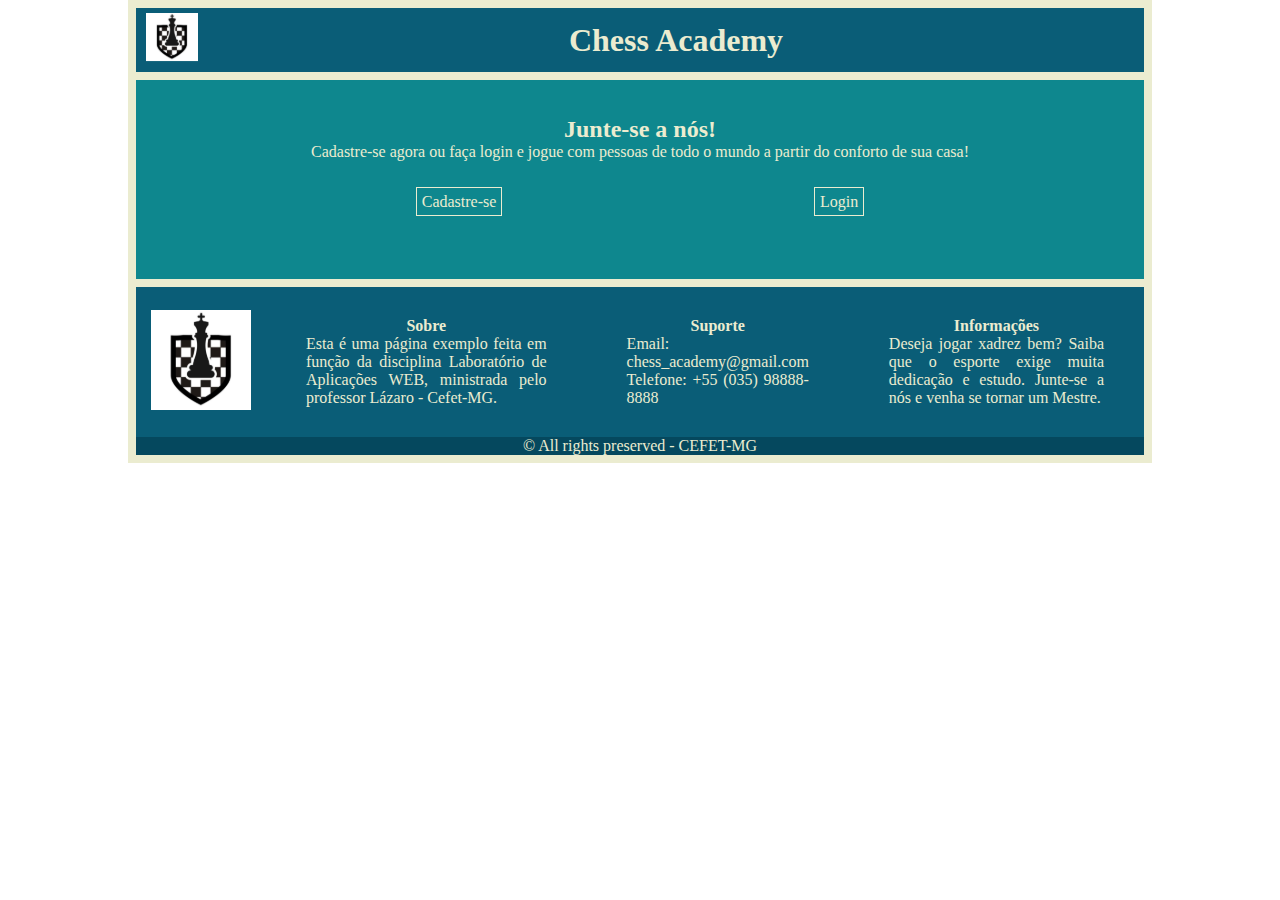
<file: index.html>
<!DOCTYPE html>
<html lang="en">
<head>
    <meta charset="UTF-8">
    <meta http-equiv="X-UA-Compatible" content="IE=edge">
    <meta name="viewport" content="width=device-width, initial-scale=1.0">
    <title>LAW1Class</title>
    <link href="./css/style_index.css" rel="stylesheet" />
</head>
<body class="container">
    <header>
        <picture>
            <img src="img/chess_logo_3 3 (2).svg" alt="Logo do site" />
        </picture>
        <h1>Chess Academy</h1>

    </header>
    <main>
        <section>
            <br /><br />
            <h2>Junte-se a nós!</h2>
            <p>Cadastre-se agora ou faça login e jogue com pessoas de todo o 
                mundo a partir do conforto de sua casa!</p>
        </section>
        <nav>
            <ul>
                <li>
                    <a href="cadastro.html">Cadastre-se</a>
                </li>
                <li>
                    <a href="login.html">Login</a>
                </li>
            </ul>
        </nav>
        <br /><br />
    </main>
    <footer>
        <picture>
            <img src="img/logo_menor.svg" alt="Logo do site" />
        </picture>
        <section>
            <h4>Sobre</h4>
            <p>Esta é uma página exemplo feita em função da disciplina 
                Laboratório de Aplicações WEB, ministrada pelo professor 
                Lázaro - Cefet-MG.</p>
        </section>
        <section>
            <h4>Suporte</h4>
            <p>Email: chess_academy@gmail.com
                Telefone: +55 (035) 98888-8888</p>
        </section>
        <section>
            <h4>Informações</h4>
            <p>Deseja jogar xadrez bem? Saiba que o esporte exige muita 
                dedicação e estudo. Junte-se a nós e venha se tornar um 
                Mestre. </p>
        </section> 
        <br /><br />    
    </footer>
    <div class="div_footer">&copy; All rights preserved - CEFET-MG</div>
</body>
</html
</file>
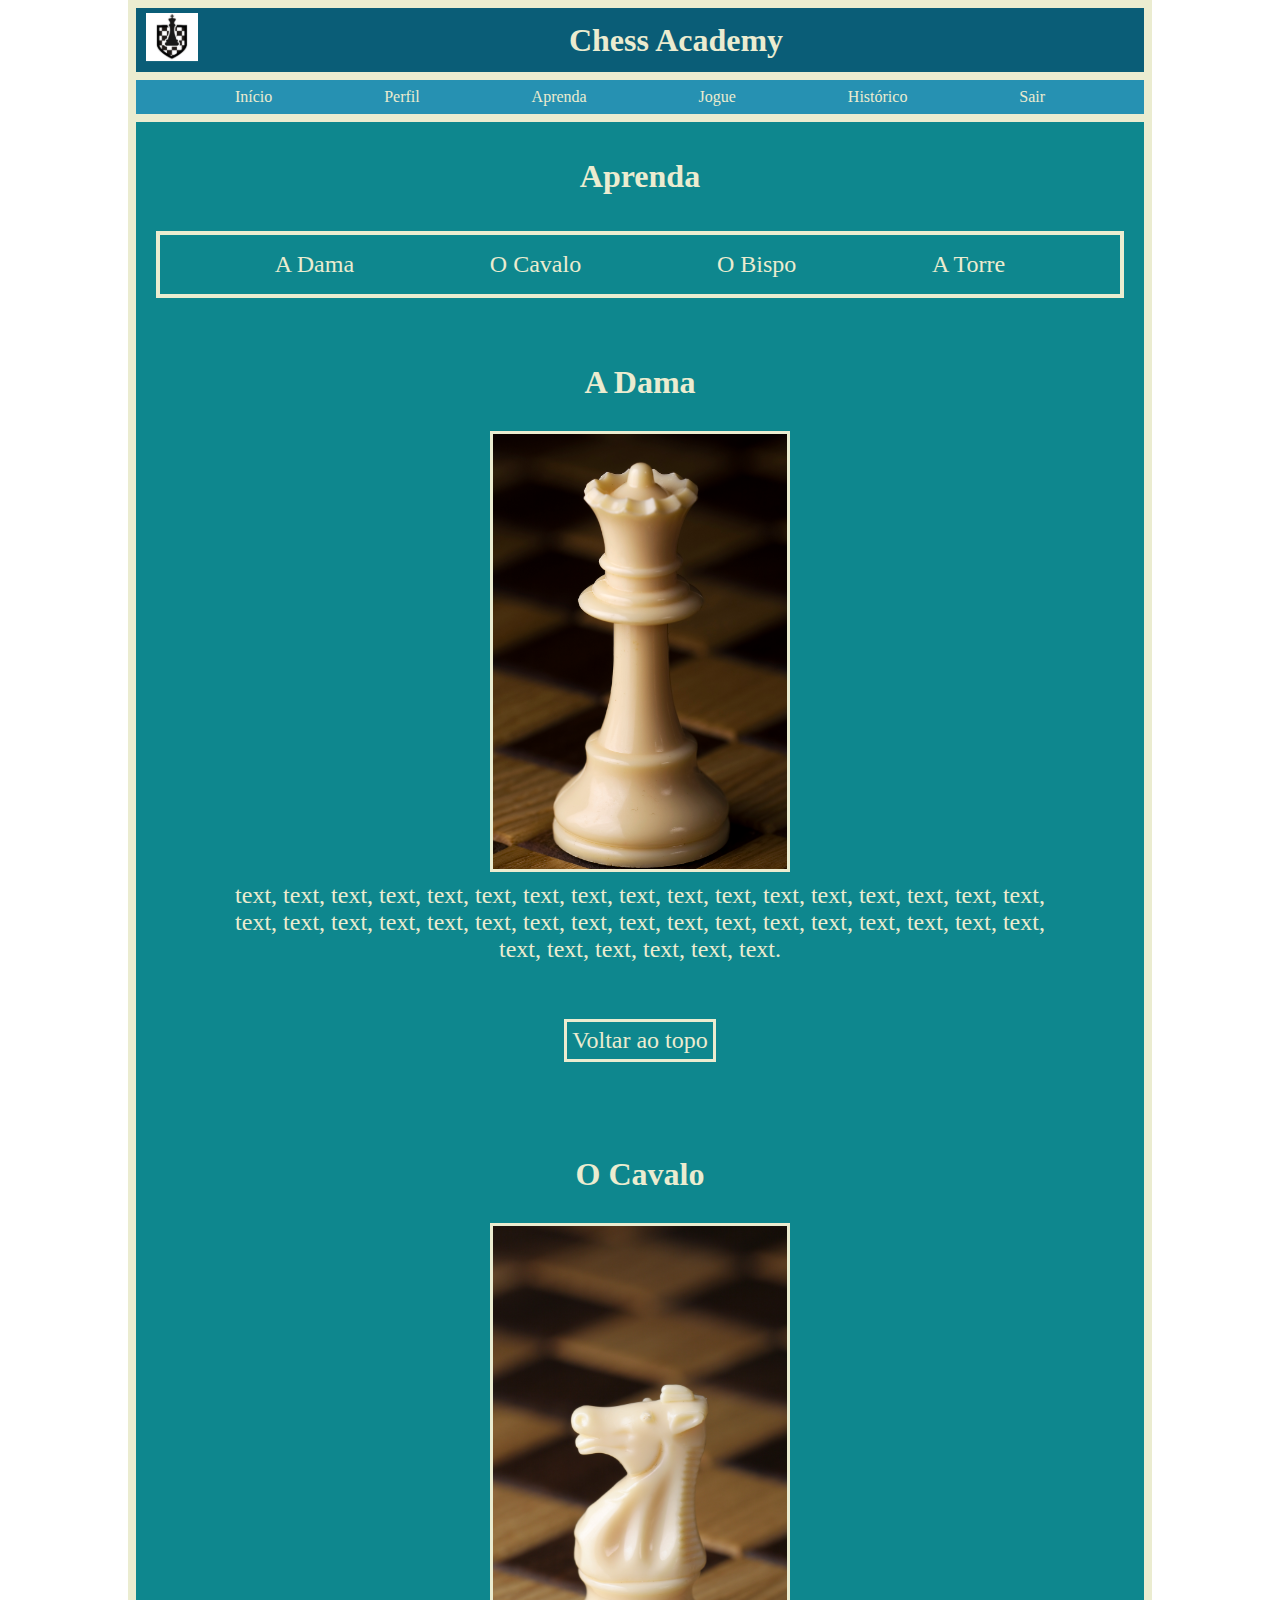
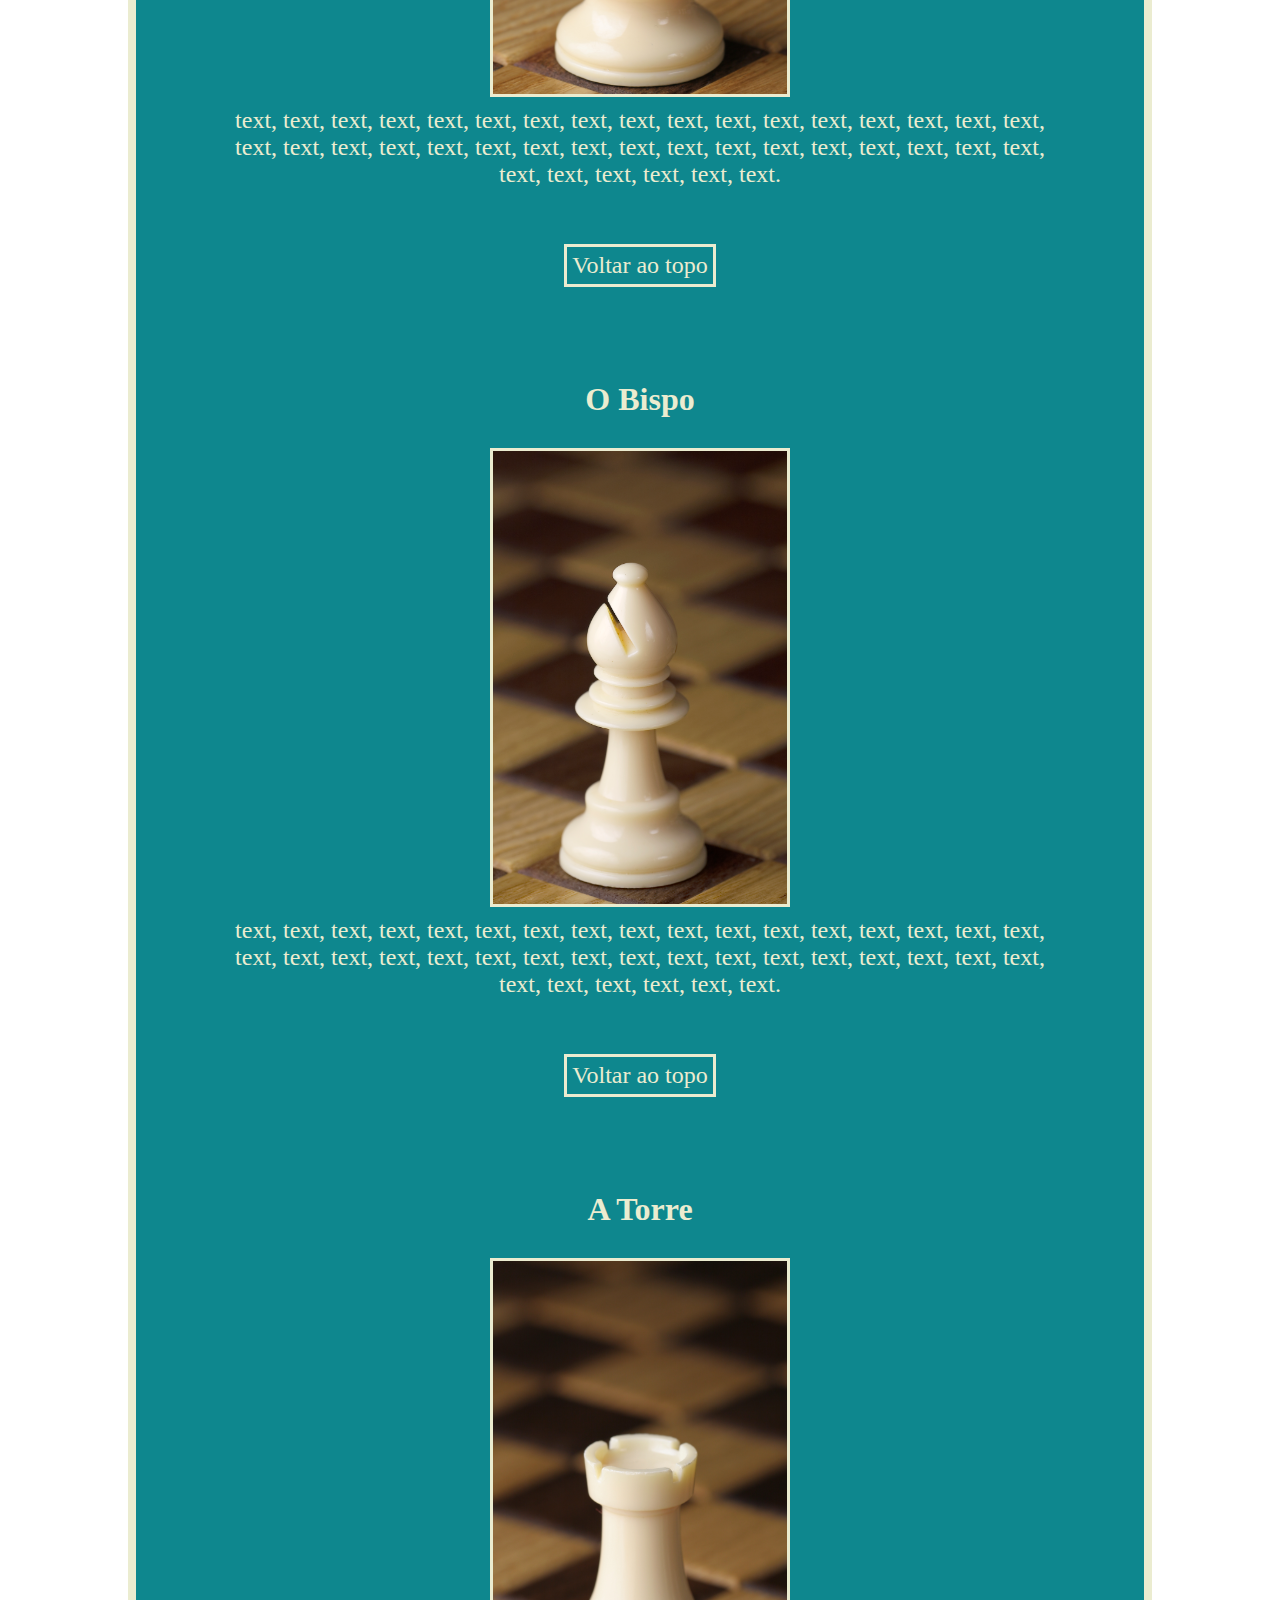
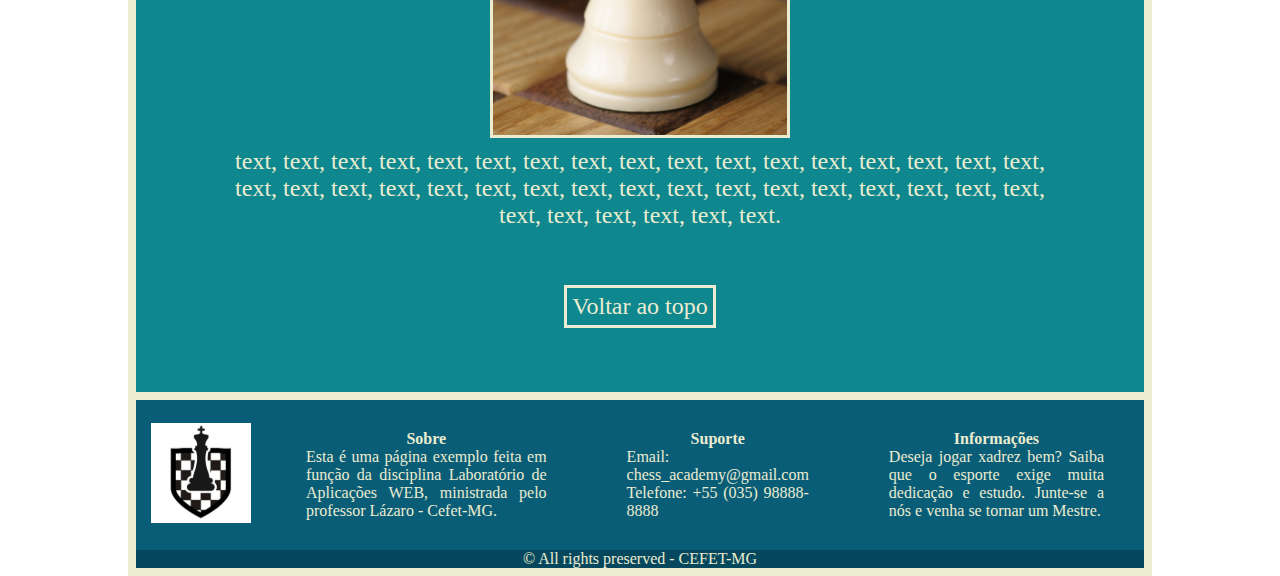
<file: aprenda.html>
<!DOCTYPE html>
<html lang="en">
<head>
    <meta charset="UTF-8">
    <meta http-equiv="X-UA-Compatible" content="IE=edge">
    <meta name="viewport" content="width=device-width, initial-scale=1.0">
    <title>LAW1Class</title>
    <link href="./css/style_aprenda.css" rel="stylesheet" />
</head>
<body id="topo" class="container">
    <header>
        <picture>
            <img src="img/chess_logo_3 3 (2).svg" alt="Logo do site" />
        </picture>
        <h1>Chess Academy</h1>

    </header>
    <nav>
        <ul>
            <li>
                <a href="inicio.html">Início</a>
            </li>
            <li>
                <a href="perfil.html">Perfil</a>
            </li>
            <li>
                <a href="aprenda.html">Aprenda</a>
            </li>
            <li>
                <a href="jogue_procura.html">Jogue</a>
            </li>
            <li>
                <a href="historico.html">Histórico</a>
            </li>
            <li>
                <a href="index.html">Sair</a>
            </li>
        </ul>
    </nav>
    <main>
        <section>
            <br /><br />
            <h2>Aprenda</h2>
            <br /><br />
        </section>
        <nav>
            <ul>
                <li>
                  <a href="#a1">A Dama</a>
                </li>
                <li>
                  <a href="#a2">O Cavalo</a>
                </li>
                <li>
                  <a href="#a3">O Bispo</a>
                </li>
                <li>
                  <a href="#a4">A Torre</a>
                  </li>
            </ul>
        </nav>
        
        <br /><br />  
        <section>
            <h3 id="a1">A Dama</h3>
            <img src="img/dama 1.svg" alt="Dama"/>
            <p>text, text, text, text, text, text, text, text, 
                text, text, text, text, text, text, text, text, 
                text, text, text, text, text, text, text, text,  
                text, text, text, text, text, text, text, text, 
                text, text, text, text, text, text, text, text.</p>
            <br /><br />
            <a href="#topo">Voltar ao topo</a>
        </section>
        <br /><br /><br />
        <section>
            <h3 id="a2">O Cavalo</h3>
            <img src="img/cavalo 1.svg" alt="Cavalo"/>
            <p>text, text, text, text, text, text, text, text, 
                text, text, text, text, text, text, text, text, 
                text, text, text, text, text, text, text, text,  
                text, text, text, text, text, text, text, text, 
                text, text, text, text, text, text, text, text.</p>
            <br /><br />
            <a href="#topo">Voltar ao topo</a>
        </section>
        <br /><br /><br />
        <section>
            <h3 id="a3">O Bispo</h3>
            <img src="img/bispo 1.svg" alt="Bispo"/>
            <p>text, text, text, text, text, text, text, text, 
                text, text, text, text, text, text, text, text, 
                text, text, text, text, text, text, text, text,  
                text, text, text, text, text, text, text, text, 
                text, text, text, text, text, text, text, text.</p>
            <br /><br />
            <a href="#topo">Voltar ao topo</a>
        </section>
        <br /><br /><br />
        <section>
            <h3 id="a4">A Torre</h3>
            <img src="img/torre 1.svg" alt="Torre"/>
            <p>text, text, text, text, text, text, text, text, 
                text, text, text, text, text, text, text, text, 
                text, text, text, text, text, text, text, text,  
                text, text, text, text, text, text, text, text, 
                text, text, text, text, text, text, text, text.</p>
            <br /><br />
            <a href="#topo">Voltar ao topo</a>
        </section>
        <br /><br /><br />
    </main>
    <footer>
        <picture>
            <img src="img/logo_menor.svg" alt="Logo do site" />
        </picture>
        <section>
            <h4>Sobre</h4>
            <p>Esta é uma página exemplo feita em função da disciplina 
                Laboratório de Aplicações WEB, ministrada pelo professor 
                Lázaro - Cefet-MG.</p>
        </section>
        <section>
            <h4>Suporte</h4>
            <p>Email: chess_academy@gmail.com
                Telefone: +55 (035) 98888-8888</p>
        </section>
        <section>
            <h4>Informações</h4>
            <p>Deseja jogar xadrez bem? Saiba que o esporte exige muita 
                dedicação e estudo. Junte-se a nós e venha se tornar um 
                Mestre. </p>
        </section>
        <br /><br /> 
    </footer>
    <div class="div_footer" >&copy; All rights preserved - CEFET-MG</div> 
</body>
</html
</file>
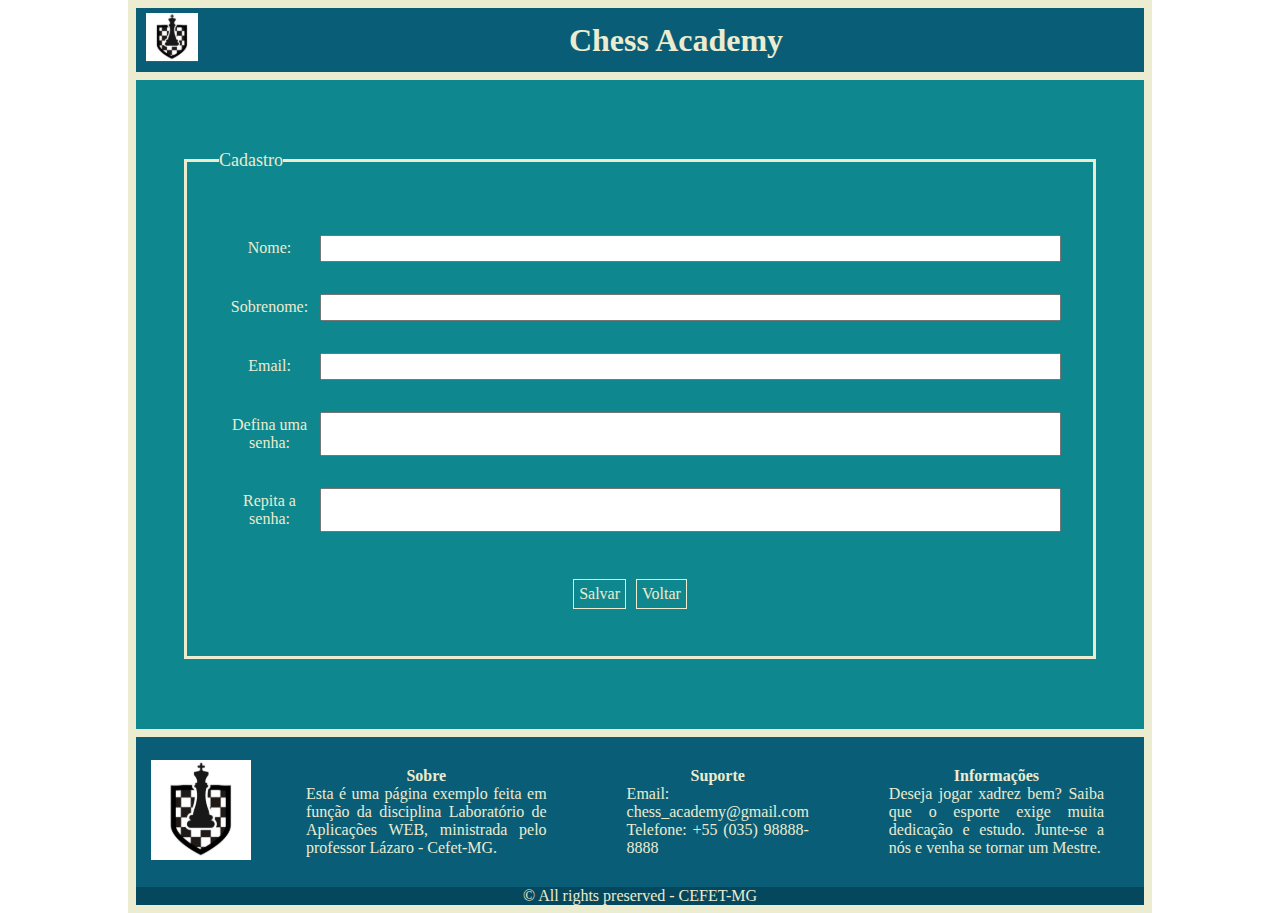
<file: cadastro.html>
<!DOCTYPE html>
<html lang="en">
<head>
    <meta charset="UTF-8">
    <meta http-equiv="X-UA-Compatible" content="IE=edge">
    <meta name="viewport" content="width=device-width, initial-scale=1.0">
    <title>LAW1Class</title>
    <link href="./css/style_cadastro_login.css" rel="stylesheet" />
</head>
<body class="container">
    <header>
        <picture>
            <img src="img/chess_logo_3 3 (2).svg" alt="Logo do site" />
        </picture>
        <h1>Chess Academy</h1>

    </header>
    <main>
        <br /><br /><br />
        <form method="POST" action="" enctype="multipart/form-data">
            <fieldset>
                <legend>Cadastro</legend>

                <div>
                    <label>Nome: </label>
                    <input type="text" name="nome" required/>
                </div>
                <div>
                    <label>Sobrenome: </label>
                    <input type="text" name="sobrenome" required/>
                </div>
                <div>
                    <label>Email: </label>
                    <input type="email" name="email" required />
                </div>
                <div>
                    <label>Defina uma senha: </label>
                    <input type="password" required />
                </div>
                <div>
                    <label>Repita a senha: </label>
                    <input type="password" required />
                </div>

                <section>
                    <a href="index.html">Salvar</a>
                    <a href="index.html">Voltar</a>
                <section>

            </fieldset>
        </form>
        <br /><br /><br />
        
    </main>
    <footer>
        <picture>
            <img src="img/logo_menor.svg" alt="Logo do site" />
        </picture>
        <section>
            <h4>Sobre</h4>
            <p>Esta é uma página exemplo feita em função da disciplina 
                Laboratório de Aplicações WEB, ministrada pelo professor 
                Lázaro - Cefet-MG.</p>
        </section>
        <section>
            <h4>Suporte</h4>
            <p>Email: chess_academy@gmail.com
                Telefone: +55 (035) 98888-8888</p>
        </section>
        <section>
            <h4>Informações</h4>
            <p>Deseja jogar xadrez bem? Saiba que o esporte exige muita 
                dedicação e estudo. Junte-se a nós e venha se tornar um 
                Mestre. </p>
        </section> 
        <br /><br />    
    </footer>
    <div class="div_footer" >&copy; All rights preserved - CEFET-MG</div>
</body>
</html
</file>
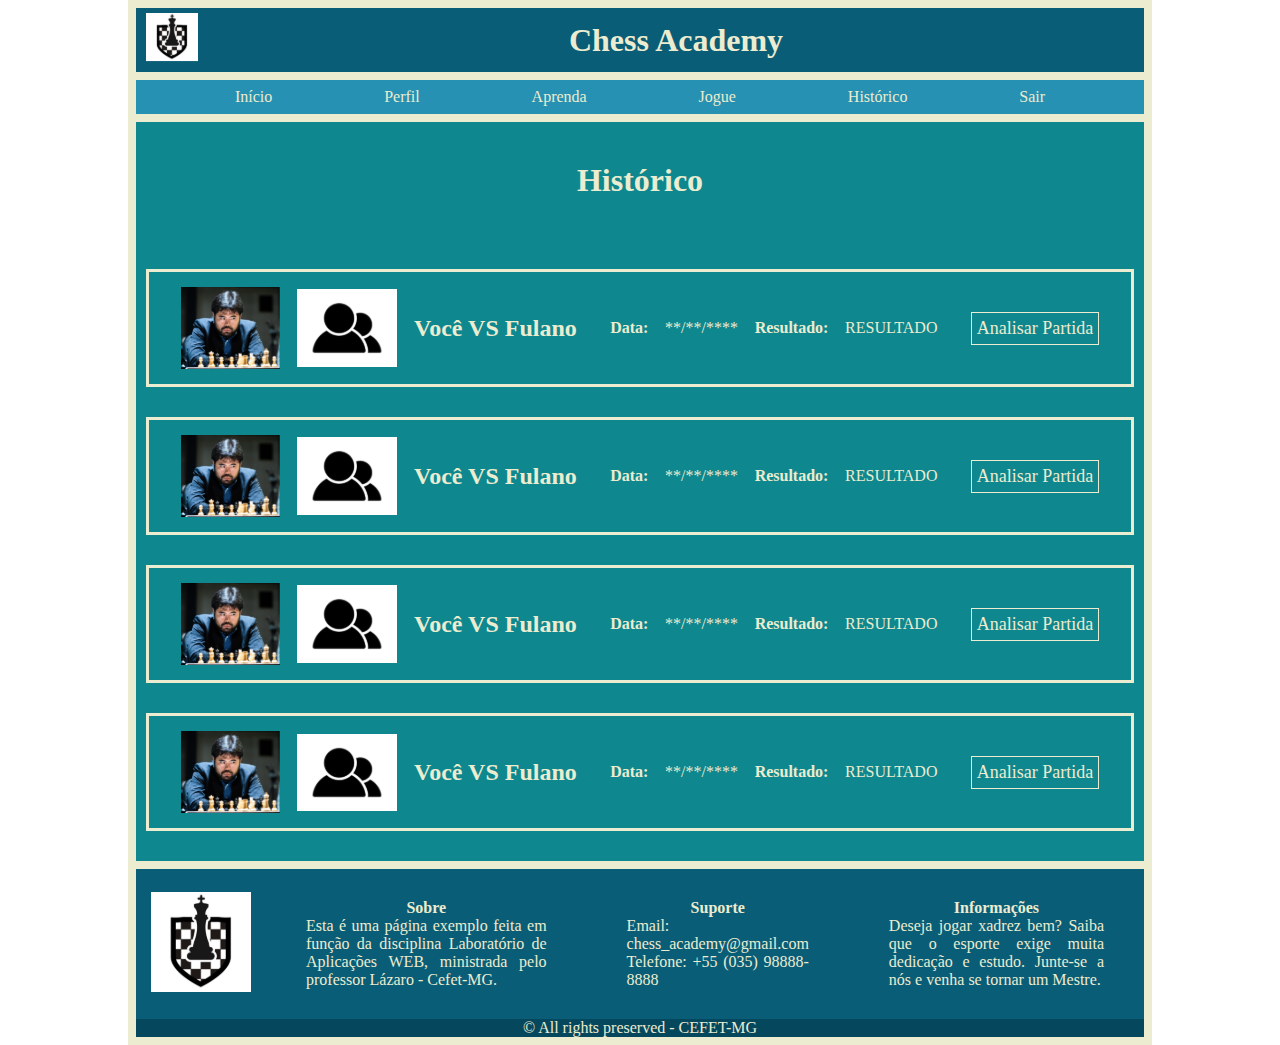
<file: historico.html>
<!DOCTYPE html>
<html lang="en">
<head>
    <meta charset="UTF-8">
    <meta http-equiv="X-UA-Compatible" content="IE=edge">
    <meta name="viewport" content="width=device-width, initial-scale=1.0">
    <title>LAW1Class</title>
    <link href="./css/style_historico.css" rel="stylesheet" />
</head>
<body class="container">
    <header>
        <picture>
            <img src="img/chess_logo_3 3 (2).svg" alt="Logo do site" />
        </picture>
        <h1>Chess Academy</h1>

    </header>
    <nav>
        <ul>
            <li>
                <a href="inicio.html">Início</a>
            </li>
            <li>
                <a href="perfil.html">Perfil</a>
            </li>
            <li>
                <a href="aprenda.html">Aprenda</a>
            </li>
            <li>
                <a href="jogue_procura.html">Jogue</a>
            </li>
            <li>
                <a href="historico.html">Histórico</a>
            </li>
            <li>
                <a href="index.html">Sair</a>
            </li>
        </ul>
    </nav>
    <main>
    
        <h2>Histórico</h2>

        <section>
            <br /><br />
            <img src="img/nakamura 1.svg" alt="sua foto" />
            <img src="img/user_4 3.svg" alt="foto do adversário" />
            <h3>Você VS Fulano</h3> <br />
            <h4>Data: </h4>
            <p>**/**/****</p>
            <h4>Resultado: </h4>
            <p>RESULTADO</p> <br />
            <div>
                <p>Analisar Partida</p>
            </div>
            <br /><br /><br /><br />
        </section>
        <section>
            <br /><br />
            <img src="img/nakamura 1.svg" alt="sua foto" />
            <img src="img/user_4 3.svg" alt="foto do adversário" />
            <h3>Você VS Fulano</h3> <br />
            <h4>Data: </h4>
            <p>**/**/****</p>
            <h4>Resultado: </h4>
            <p>RESULTADO</p> <br />
            <div>
                <p>Analisar Partida</p>
            </div>
            <br /><br /><br /><br />
        </section>
        <section>
            <br /><br />
            <img src="img/nakamura 1.svg" alt="sua foto" />
            <img src="img/user_4 3.svg" alt="foto do adversário" />
            <h3>Você VS Fulano</h3> <br />
            <h4>Data: </h4>
            <p>**/**/****</p>
            <h4>Resultado: </h4>
            <p>RESULTADO</p> <br />
            <div>
                <p>Analisar Partida</p>
            </div>
            <br /><br /><br /><br />
        </section>
        <section>
            <br /><br />
            <img src="img/nakamura 1.svg" alt="sua foto" />
            <img src="img/user_4 3.svg" alt="foto do adversário" />
            <h3>Você VS Fulano</h3> <br />
            <h4>Data: </h4>
            <p>**/**/****</p>
            <h4>Resultado: </h4>
            <p>RESULTADO</p> <br />
            <div>
                <p>Analisar Partida</p>
            </div>
            <br /><br /><br /><br />
        </section>
    </main>
    <footer>
        <picture>
            <img src="img/logo_menor.svg" alt="Logo do site" />
        </picture>
        <section>
            <h4>Sobre</h4>
            <p>Esta é uma página exemplo feita em função da disciplina 
                Laboratório de Aplicações WEB, ministrada pelo professor 
                Lázaro - Cefet-MG.</p>
        </section>
        <section>
            <h4>Suporte</h4>
            <p>Email: chess_academy@gmail.com
                Telefone: +55 (035) 98888-8888</p>
        </section>
        <section>
            <h4>Informações</h4>
            <p>Deseja jogar xadrez bem? Saiba que o esporte exige muita 
                dedicação e estudo. Junte-se a nós e venha se tornar um 
                Mestre. </p>
        </section>
        <br /><br /> 
    </footer>
    <div class="div_footer" >&copy; All rights preserved - CEFET-MG</div> 
</body>
</html
</file>
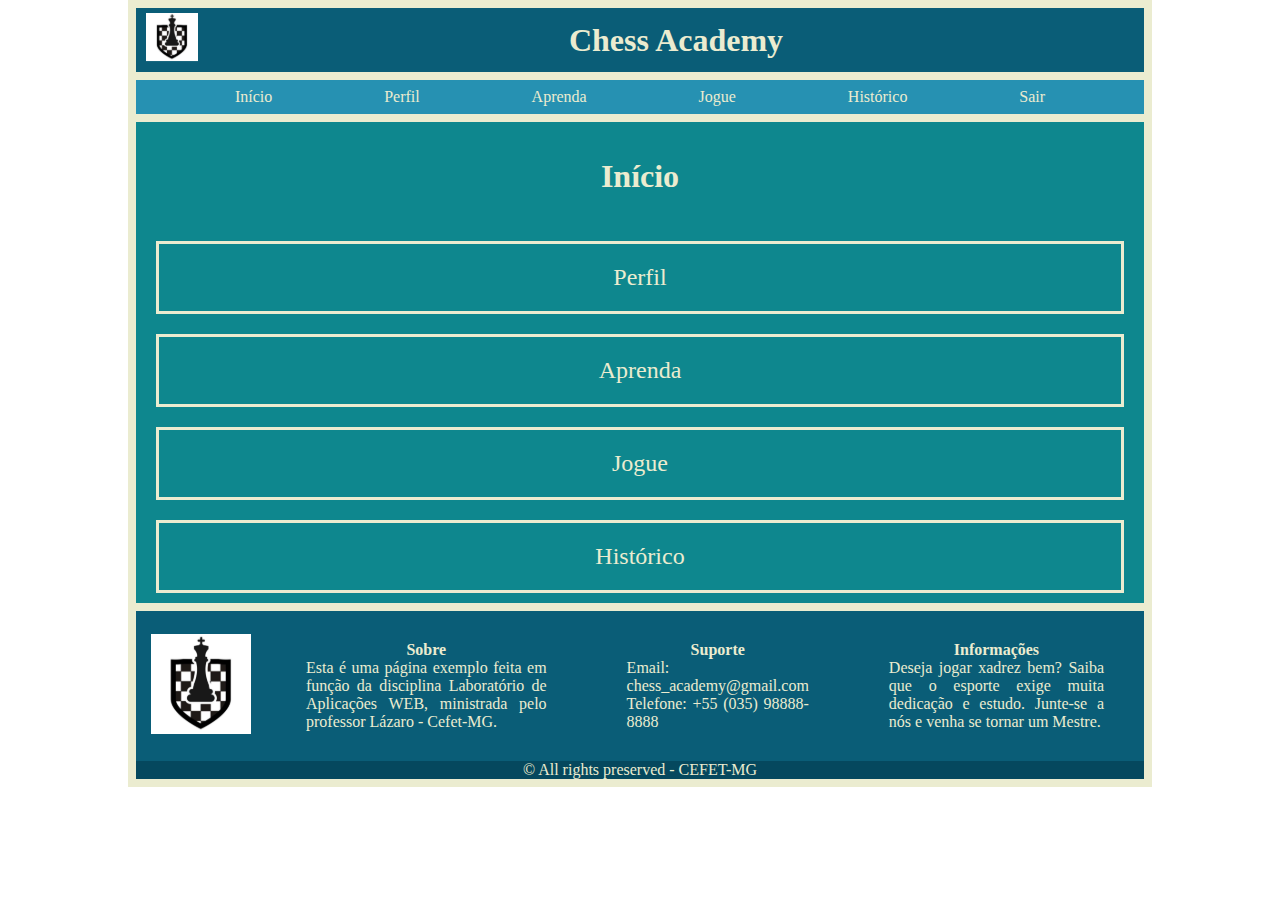
<file: inicio.html>
<!DOCTYPE html>
<html lang="en">
<head>
    <meta charset="UTF-8">
    <meta http-equiv="X-UA-Compatible" content="IE=edge">
    <meta name="viewport" content="width=device-width, initial-scale=1.0">
    <title>LAW1Class</title>
    <link href="./css/style_inicio.css" rel="stylesheet" />
</head>
<body class="container">
    <header>
        <picture>
            <img src="img/chess_logo_3 3 (2).svg" alt="Logo do site" />
        </picture>
        <h1>Chess Academy</h1>

    </header>
    <nav>
        <ul>
            <li>
                <a href="inicio.html">Início</a>
            </li>
            <li>
                <a href="perfil.html">Perfil</a>
            </li>
            <li>
                <a href="aprenda.html">Aprenda</a>
            </li>
            <li>
                <a href="jogue_procura.html">Jogue</a>
            </li>
            <li>
                <a href="historico.html">Histórico</a>
            </li>
            <li>
                <a href="index.html">Sair</a>
            </li>
        </ul>
    </nav>
    <main>
        <section>
            <br /><br />
            <h2>Início</h2>
            <br /><br />
        </section>
        <section>
            <a href="perfil.html">Perfil</a>
        </section>

        <section>
            <a href="aprenda.html">Aprenda</a>
        </section>

        <section>
            <a href="jogue_procura.html">Jogue</a>
        </section>

        <section>
            <a href="historico.html">Histórico</a>
        </section>

    </main>
    <footer>
        <picture>
            <img src="img/logo_menor.svg" alt="Logo do site" />
        </picture>
        <section>
            <h4>Sobre</h4>
            <p>Esta é uma página exemplo feita em função da disciplina 
                Laboratório de Aplicações WEB, ministrada pelo professor 
                Lázaro - Cefet-MG.</p>
        </section>
        <section>
            <h4>Suporte</h4>
            <p>Email: chess_academy@gmail.com
                Telefone: +55 (035) 98888-8888</p>
        </section>
        <section>
            <h4>Informações</h4>
            <p>Deseja jogar xadrez bem? Saiba que o esporte exige muita 
                dedicação e estudo. Junte-se a nós e venha se tornar um 
                Mestre. </p>
        </section>
        <br /><br /> 
    </footer>
    <div class="div_footer" >&copy; All rights preserved - CEFET-MG</div> 
</body>
</html
</file>
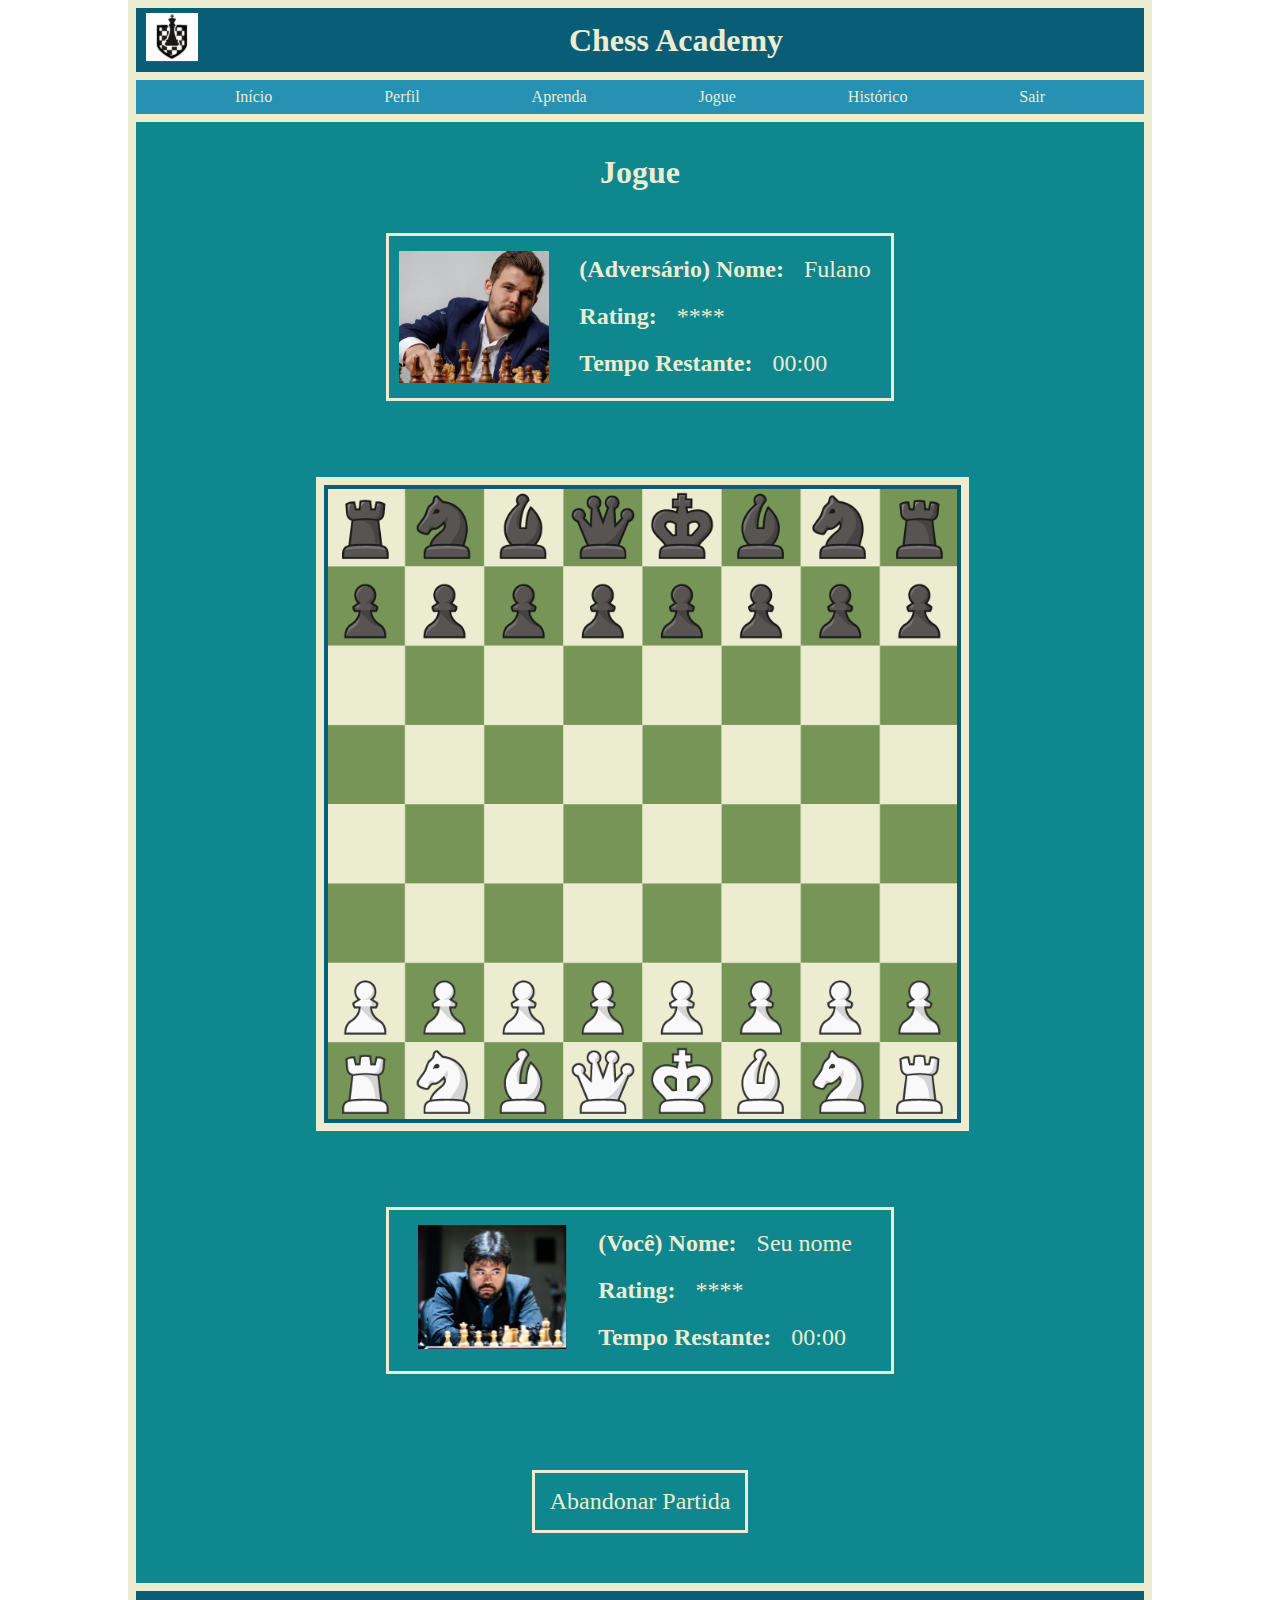
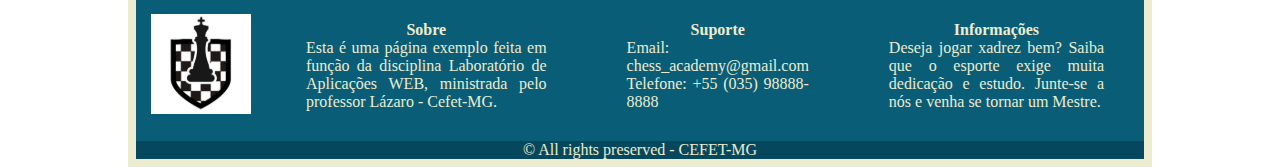
<file: jogue.html>
<!DOCTYPE html>
<html lang="en">
<head>
    <meta charset="UTF-8">
    <meta http-equiv="X-UA-Compatible" content="IE=edge">
    <meta name="viewport" content="width=device-width, initial-scale=1.0">
    <title>LAW1Class</title>
    <link href="./css/style_jogue.css" rel="stylesheet" />
</head>
<body class="container">
    <header>
        <picture>
            <img src="img/chess_logo_3 3 (2).svg" alt="Logo do site" />
        </picture>
        <h1>Chess Academy</h1>

    </header>
    <nav>
        <ul>
            <li>
                <a href="inicio.html">Início</a>
            </li>
            <li>
                <a href="perfil.html">Perfil</a>
            </li>
            <li>
                <a href="aprenda.html">Aprenda</a>
            </li>
            <li>
                <a href="jogue.html">Jogue</a>
            </li>
            <li>
                <a href="historico.html">Histórico</a>
            </li>
            <li>
                <a href="index.html">Sair</a>
            </li>
        </ul>
    </nav>
    <main>
        
        <h2>Jogue</h2>

        <section>
            <section> 
                <img src="img/carlsen 1.svg" alt="" />
            </section>
            <section>
                <div>
                    <h5>(Adversário) Nome:</h5>
                    <p>Fulano</p>
                </div>
                <div>
                    <h5>Rating:</h5>
                    <p>****</p>
                </div>
                <div>
                    <h5>Tempo Restante:</h5>
                    <p>00:00</p>
                </div>
            </section>       
        </section>
        <br /><br />
        <picture>
            <img src="img/chess_board 1.svg" alt="" />
        </picture> 
        <br /><br />
        <section>
            <section> 
                <img src="img/nakamura 1.svg" alt="" />
            </section>
            <section>
                <div>
                    <h5>(Você) Nome:</h5>
                    <p>Seu nome</p>
                </div>
                <div>
                    <h5>Rating:</h5>
                    <p>****</p>
                </div>
                <div>
                    <h5>Tempo Restante:</h5>
                    <p>00:00</p>
                </div>
            </section>       
        </section>
        <br /><br />
        <div>   
            <a href="inicio.html">Abandonar Partida</a>
        </div>
    </main>
    <footer>
        <picture>
            <img src="img/logo_menor.svg" alt="Logo do site" />
        </picture>
        <section>
            <h4>Sobre</h4>
            <p>Esta é uma página exemplo feita em função da disciplina 
                Laboratório de Aplicações WEB, ministrada pelo professor 
                Lázaro - Cefet-MG.</p>
        </section>
        <section>
            <h4>Suporte</h4>
            <p>Email: chess_academy@gmail.com
                Telefone: +55 (035) 98888-8888</p>
        </section>
        <section>
            <h4>Informações</h4>
            <p>Deseja jogar xadrez bem? Saiba que o esporte exige muita 
                dedicação e estudo. Junte-se a nós e venha se tornar um 
                Mestre. </p>
        </section>
        <br /><br />
    </footer>
    <div class="div_footer" >&copy; All rights preserved - CEFET-MG</div>  
</body>
</html
</file>
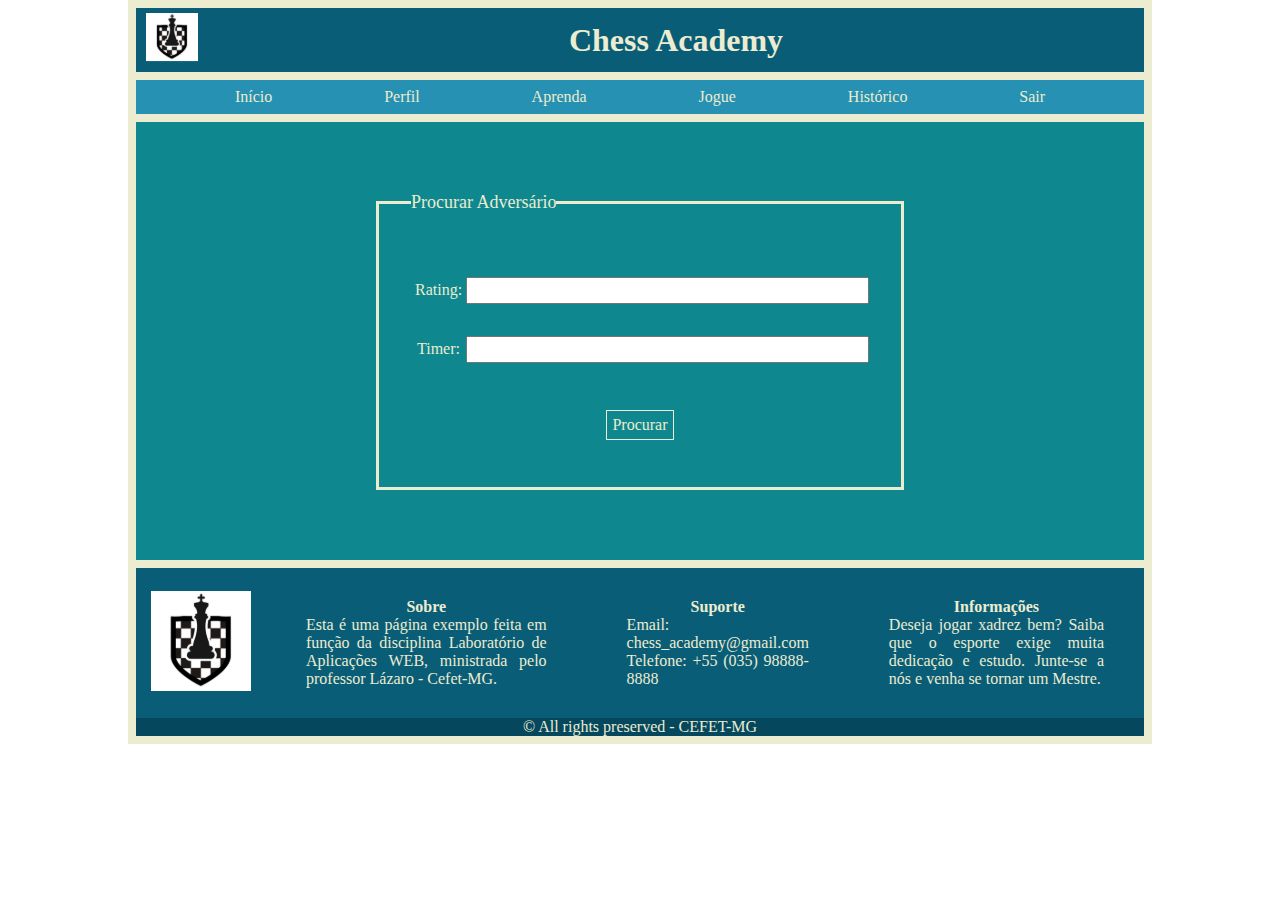
<file: jogue_procura.html>
<!DOCTYPE html>
<html lang="en">
<head>
    <meta charset="UTF-8">
    <meta http-equiv="X-UA-Compatible" content="IE=edge">
    <meta name="viewport" content="width=device-width, initial-scale=1.0">
    <title>LAW1Class</title>
    <link href="./css/style_procura_jogador.css" rel="stylesheet" />
</head>
<body class="container">
    <header>
        <picture>
            <img src="img/chess_logo_3 3 (2).svg" alt="Logo do site" />
        </picture>
        <h1>Chess Academy</h1>

    </header>
    <nav>
        <ul>
            <li>
                <a href="inicio.html">Início</a>
            </li>
            <li>
                <a href="perfil.html">Perfil</a>
            </li>
            <li>
                <a href="aprenda.html">Aprenda</a>
            </li>
            <li>
                <a href="jogue_procura.html">Jogue</a>
            </li>
            <li>
                <a href="historico.html">Histórico</a>
            </li>
            <li>
                <a href="index.html">Sair</a>
            </li>
        </ul>
    </nav>
    <main>
        <br /><br /><br />
        <form method="POST" action="" enctype="multipart/form-data">
            <fieldset>
                <legend>Procurar Adversário</legend>

                <div>
                    <label>Rating: </label>
                <input type="number" name="adversarioRating" required/>
                </div>
                <div>
                    <label>Timer: </label>
                    <input type="number" name="tempoPartida" required/>
                </div>
                <section>
                    <a href="jogue.html">Procurar</a>
                </section>

            </fieldset>
        </form>
        <br /><br /><br />
        
    </main>
    <footer>
        <picture>
            <img src="img/logo_menor.svg" alt="Logo do site" />
        </picture>
        <section>
            <h4>Sobre</h4>
            <p>Esta é uma página exemplo feita em função da disciplina 
                Laboratório de Aplicações WEB, ministrada pelo professor 
                Lázaro - Cefet-MG.</p>
        </section>
        <section>
            <h4>Suporte</h4>
            <p>Email: chess_academy@gmail.com
                Telefone: +55 (035) 98888-8888</p>
        </section>
        <section>
            <h4>Informações</h4>
            <p>Deseja jogar xadrez bem? Saiba que o esporte exige muita 
                dedicação e estudo. Junte-se a nós e venha se tornar um 
                Mestre. </p>
        </section> 
        <br /><br /> 
    </footer>
    <div class="div_footer" >&copy; All rights preserved - CEFET-MG</div>
</body>
</html
</file>
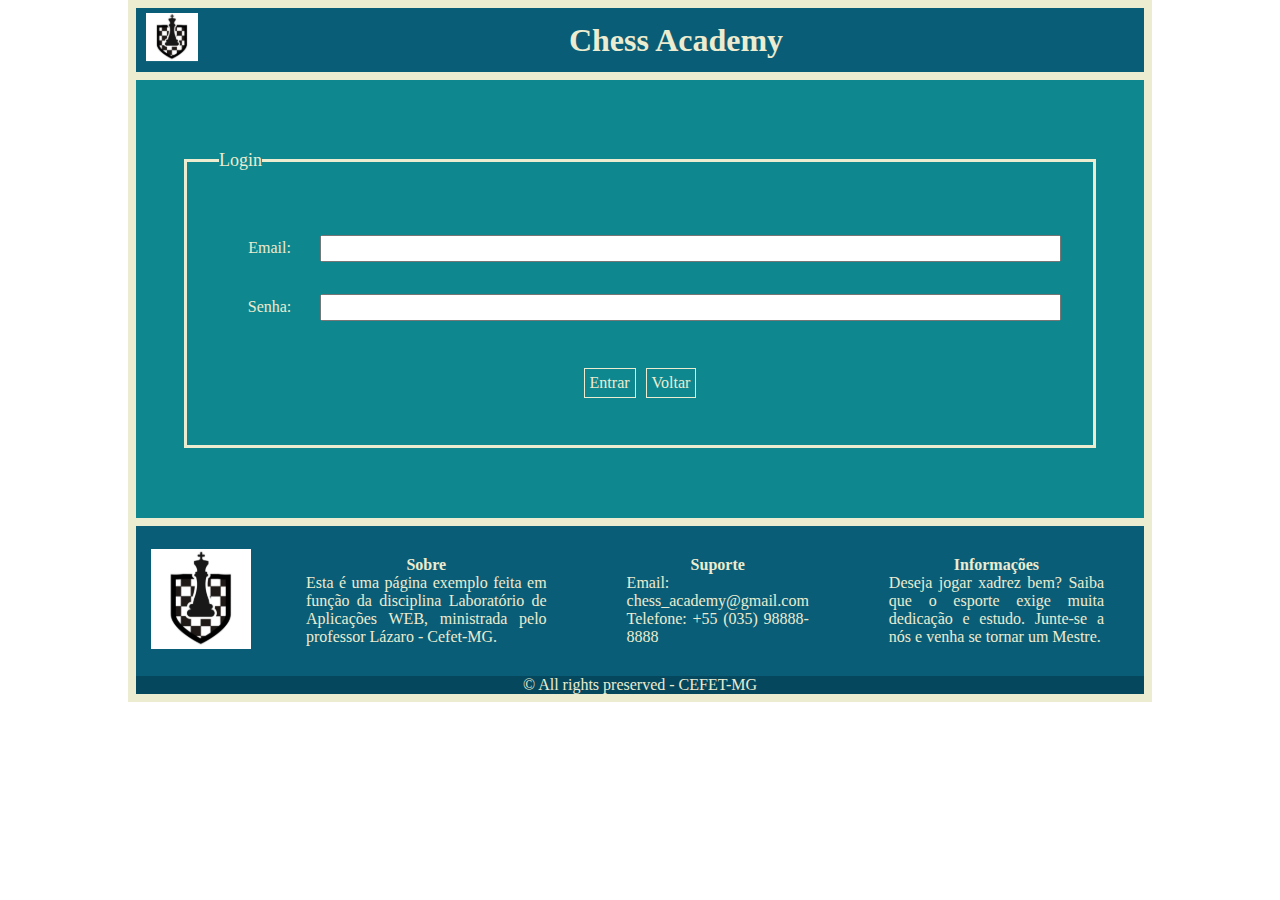
<file: login.html>
<!DOCTYPE html>
<html lang="en">
<head>
    <meta charset="UTF-8">
    <meta http-equiv="X-UA-Compatible" content="IE=edge">
    <meta name="viewport" content="width=device-width, initial-scale=1.0">
    <title>LAW1Class</title>
    <link href="./css/style_cadastro_login.css" rel="stylesheet" />
</head>
<body class="container">
    <header>
        <picture>
            <img src="img/chess_logo_3 3 (2).svg" alt="Logo do site" />
        </picture>
        <h1>Chess Academy</h1>

    </header>
    <main>
        <br /><br /><br />
        <form method="POST" action="" enctype="multipart/form-data">
            <fieldset>
                <legend>Login</legend>

                <div>
                    <label>Email: </label>
                    <input type="email" name="email" required /> 
                </div>
                <div>
                    <label>Senha: </label>
                    <input type="password" required />
                </div>

                <section>
                    <a href="inicio.html">Entrar</a>
                <a href="index.html">Voltar</a>
                </section>
                
            </fieldset>
        </form>
        <br /><br /><br />
        
    </main>
    <footer>
        <picture>
            <img src="img/logo_menor.svg" alt="Logo do site" />
        </picture>
        <section>
            <h4>Sobre</h4>
            <p>Esta é uma página exemplo feita em função da disciplina 
                Laboratório de Aplicações WEB, ministrada pelo professor 
                Lázaro - Cefet-MG.</p>
        </section>
        <section>
            <h4>Suporte</h4>
            <p>Email: chess_academy@gmail.com
                Telefone: +55 (035) 98888-8888</p>
        </section>
        <section>
            <h4>Informações</h4>
            <p>Deseja jogar xadrez bem? Saiba que o esporte exige muita 
                dedicação e estudo. Junte-se a nós e venha se tornar um 
                Mestre. </p>
        </section> 
        <br /><br />
    </footer>
    <div class="div_footer" >&copy; All rights preserved - CEFET-MG</div> 
</body>
</html
</file>
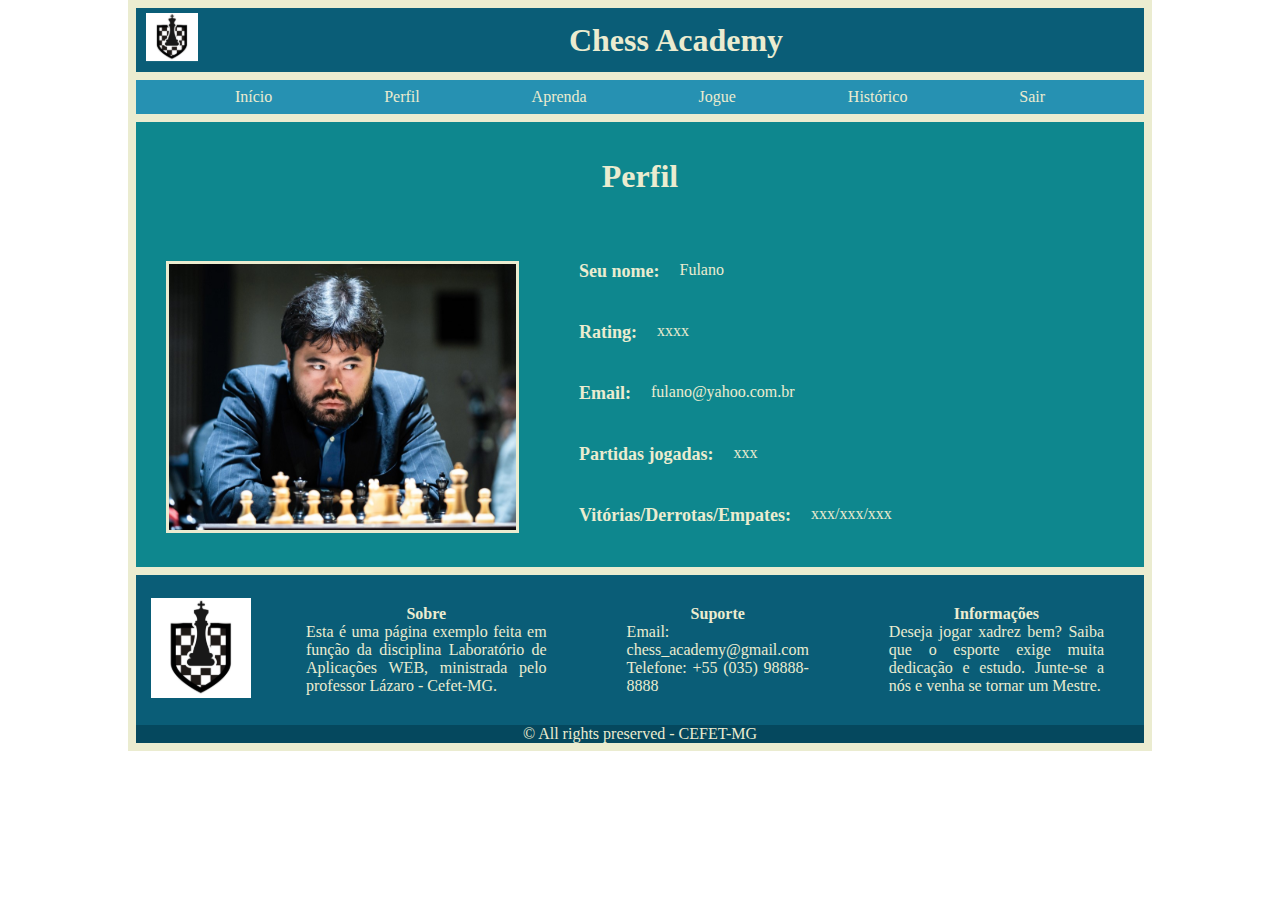
<file: perfil.html>
<!DOCTYPE html>
<html lang="en">
<head>
    <meta charset="UTF-8">
    <meta http-equiv="X-UA-Compatible" content="IE=edge">
    <meta name="viewport" content="width=device-width, initial-scale=1.0">
    <title>LAW1Class</title>
    <link href="./css/style_perfil.css" rel="stylesheet" />
</head>
<body class="container">
    <header>
        <picture>
            <img src="img/chess_logo_3 3 (2).svg" alt="Logo do site" />
        </picture>
        <h1>Chess Academy</h1>

    </header>
    <nav>
        <ul>
            <li>
                <a href="inicio.html">Início</a>
            </li>
            <li>
                <a href="perfil.html">Perfil</a>
            </li>
            <li>
                <a href="aprenda.html">Aprenda</a>
            </li>
            <li>
                <a href="jogue_procura.html">Jogue</a>
            </li>
            <li>
                <a href="historico.html">Histórico</a>
            </li>
            <li>
                <a href="index.html">Sair</a>
            </li>
        </ul>
    </nav>
    <main>
        <br /><br />
        <h2>Perfil</h2>
        <br /><br />

        <section>
            <section>
                <picture>
                    <img src="img/nakamura 2.svg" alt="Foto de perfil"/>
                </picture>
            </section>

            <section>
                <section>
                    <h4>Seu nome: </h4>
                    <p>Fulano</p> <br />
                </section>
                <section>
                    <h4>Rating: </h4>
                    <p>xxxx</p> <br />
                </section>
                <section>
                    <h4>Email: </h4>
                    <p>fulano@yahoo.com.br</p>
                </section>
                <section>
                    <h4>Partidas jogadas: </h4>
                    <p>xxx</p> <br />
                </section>
                <section>
                    <h4>Vitórias/Derrotas/Empates: </h4>
                    <p>xxx/xxx/xxx</p>
                </section>
            </section>
        </section>
        
    </main>
    <footer>
        <picture>
            <img src="img/logo_menor.svg" alt="Logo do site" />
        </picture>
        <section>
            <h4>Sobre</h4>
            <p>Esta é uma página exemplo feita em função da disciplina 
                Laboratório de Aplicações WEB, ministrada pelo professor 
                Lázaro - Cefet-MG.</p>
        </section>
        <section>
            <h4>Suporte</h4>
            <p>Email: chess_academy@gmail.com
                Telefone: +55 (035) 98888-8888</p>
        </section>
        <section>
            <h4>Informações</h4>
            <p>Deseja jogar xadrez bem? Saiba que o esporte exige muita 
                dedicação e estudo. Junte-se a nós e venha se tornar um 
                Mestre. </p>
        </section>
        <br /><br /> 
    </footer>
    <div class="div_footer" >&copy; All rights preserved - CEFET-MG</div> 
</body>
</html
</file>
<file: css/style_index.css>
* {
    margin: 0;
    padding: 0;
    outline: 0;
    box-sizing: border-box;
}

.container {
    width: 100%;
    max-width: 1024px;
    margin: 0 auto;
}

header {
    display: flex;
    height: 80px;
    border: 0.5rem solid #EBECD0;
    background-color: #0A5D77;
    align-items: center; 
}

header picture img {
    height: 50px;
    margin: 10px;
}

header h1 {
    width: 100%;
    text-align: center;
    color: #EBECD0;
}

nav {
    border: none;
    background-color: #0E878E;
}

nav h2 {
    width: 100%;
    text-align: center;
    color: #EBECD0; 
}

nav ul {
    display: flex;
    flex-direction: row;
    justify-content:space-evenly;

}

nav ul li {
    list-style-type: none;
    padding: 2rem;
    
}

nav ul li a {
    text-decoration: none;
    color: #EBECD0;
    background-color: #0E878E;
    padding: 5px;
    border: 0.08rem solid #EBECD0;
    
}

nav ul li a:hover {
    text-decoration: none;
    color: #EBECD0;
    background-color: #2AC5B2;
    padding: 7px;
    border: 0.08rem solid #EBECD0;
    cursor: pointer;
}

main {
    background-color: #0E878E;
    border: 0.5rem solid #EBECD0;
    border-top-width: 0;

}

main section h2 {
    width: 100%;
    text-align: center;
    color: #EBECD0; 
}

main section p{
    width: 100%;
    text-align: center;
    color: #EBECD0; 
}

footer {
    border: 0.5rem solid #EBECD0;
    border-top-width: 0;
    border-bottom-width: 0;
    height: 150px;
    display: flex;
    flex-direction: row;
    justify-content: space-between;
    background-color: #0A5D77;
    align-items: center;
}

footer section {
    margin: 40px;
}

footer section h4{
    color: #EBECD0;
    text-align: center;
}

footer section p{
    color: #EBECD0;
    text-align: justify;
}

footer picture img {
    height: 100px;
    margin: 15px;
}

.div_footer {
    border: 0.5rem solid #EBECD0;
    border-top-width: 0;
    text-align: center;
    background-color: #05485E;
    color: #EBECD0;
}
</file>
<file: css/style_aprenda.css>
* {
    margin: 0;
    padding: 0;
    outline: 0;
    box-sizing: border-box;
}

.container {
    width: 100%;
    max-width: 1024px;
    margin: 0 auto;
}

header {
    display: flex;
    height: 80px;
    border: 0.5rem solid #EBECD0;
    background-color: #0A5D77;
    align-items: center; 
}

header picture img {
    height: 50px;
    margin: 10px;
}

header h1 {
    width: 100%;
    text-align: center;
    color: #EBECD0;
}

nav {
    border: 0.5rem solid #EBECD0;
    border-bottom-width: 0.3rem solid #EBECD0;
    border-top-width: 0;
    background-color: #2691B2;
}

nav ul {
    display: flex;
    flex-direction: row;
    justify-content:space-evenly;
}

nav ul li {
    list-style-type: none;
    padding: 0.5rem;

}

nav ul li:hover {
    text-decoration: none;
    color: #EBECD0;
    background-color: #2AC5B2;
    padding: 7px;
    cursor: pointer;
}

nav ul li a {
    text-decoration: none;
    color: #EBECD0;
    padding: 5px;
}

main nav {
    border: 0.3rem solid #EBECD0;
    margin: 0 20px;
    background-color: #0E878E;;
}
main nav ul {
    display: flex;
    flex-direction: row;
    justify-content: space-evenly;
}
main nav ul li {
    padding: 1rem;
}

main nav ul li:hover {
    padding: 1rem;
}

main nav ul li a{
    font-size: x-large;
}

main {
    background-color: #0E878E;
    border: 0.5rem solid #EBECD0;
    border-top-width: 0;
}

main section {
    display: flex;
    flex-direction: column;
    text-align: center;
    align-items: center;
}

main > section h2 {
    font-size: xx-large;
    color: #EBECD0;
}

main > section a {
    text-decoration: none;
    font-size: x-large;
    color: #EBECD0;
    background-color: #0E878E;
    border: 0.2rem solid #EBECD0;
    padding: 5px;
    margin: 10px;
}

main > section a:hover {
    text-decoration: none;
    color: #EBECD0;
    background-color: #2AC5B2;
    border: 0.2rem solid #EBECD0;
    padding: 5px;
}

main section h3 {
    color: #EBECD0;
    font-size: xx-large;
    padding: 30px;
}

main section p {
    color: #EBECD0;
    font-size: x-large;
    margin: 0 80px;
    padding: 10px;
}

main section img {
    width: 300px;
    border: 0.2rem solid #EBECD0;
}
footer {
    border: 0.5rem solid #EBECD0;
    border-top-width: 0;
    border-bottom-width: 0;
    height: 150px;
    display: flex;
    flex-direction: row;
    justify-content: space-between;
    background-color: #0A5D77;
    align-items: center;
}

footer section {
    margin: 40px;
}

footer section h4{
    color: #EBECD0;
    text-align: center;
}

footer section p{
    color: #EBECD0;
    text-align: justify;
}

footer picture img {
    height: 100px;
    margin: 15px;
}

.div_footer {
    border: 0.5rem solid #EBECD0;
    border-top-width: 0;
    text-align: center;
    background-color: #05485E;
    color: #EBECD0;
}
</file>
<file: css/style_cadastro_login.css>
* {
    margin: 0;
    padding: 0;
    outline: 0;
    box-sizing: border-box;
}

.container {
    width: 100%;
    max-width: 1024px;
    margin: 0 auto;
}

header {
    display: flex;
    height: 80px;
    border: 0.5rem solid #EBECD0;
    background-color: #0A5D77;
    align-items: center; 
}

header picture img {
    height: 50px;
    margin: 10px;
}

header h1 {
    width: 100%;
    text-align: center;
    color: #EBECD0;
}

main {
    background-color: #0E878E;
    border: 0.5rem solid #EBECD0;
    border-top-width: 0;
}

main form fieldset {

    border: 0.2rem solid #EBECD0;
    margin: 1rem 3rem;
    padding: 2rem;
}

main form fieldset legend {
    color: #EBECD0;
    font-size: large;
}

main form fieldset div {
    display: flex;
    flex-direction: row;
    margin: 2rem 0;
}

main > form > fieldset > div > label {
    width: 12%;
    color: #EBECD0;
    padding: 4px;
    text-align: center;
}

main > form > fieldset > div > input {
    width: 88%;
    padding: 4px;
}

main fieldset section {
    display: flex;
    flex-direction: row;
    justify-content:center;
    align-items: center;
    padding: 10px;
}

main fieldset section a {
    text-align: center;
    text-decoration: none;
    color: #EBECD0;
    background-color: #0E878E;
    padding: 5px;
    margin: 5px;
    border: 0.08rem solid #EBECD0;
    
}

main fieldset section a:hover {
    text-decoration: none;
    color: #EBECD0;
    background-color: #2AC5B2;
    padding: 5px;
    margin: 5px;
    border: 0.08rem solid #EBECD0;
    cursor: pointer;
}

footer {
    border: 0.5rem solid #EBECD0;
    border-top-width: 0;
    border-bottom-width: 0;
    height: 150px;
    display: flex;
    flex-direction: row;
    justify-content: space-between;
    background-color: #0A5D77;
    align-items: center;
}

footer section {
    margin: 40px;
}

footer section h4{
    color: #EBECD0;
    text-align: center;
}

footer section p{
    color: #EBECD0;
    text-align: justify;
}

footer picture img {
    height: 100px;
    margin: 15px;
}

.div_footer {
    border: 0.5rem solid #EBECD0;
    border-top-width: 0;
    text-align: center;
    background-color: #05485E;
    color: #EBECD0;
}
</file>
<file: css/style_historico.css>
* {
    margin: 0;
    padding: 0;
    outline: 0;
    box-sizing: border-box;
}

.container {
    width: 100%;
    max-width: 1024px;
    margin: 0 auto;
}

header {
    display: flex;
    height: 80px;
    border: 0.5rem solid #EBECD0;
    background-color: #0A5D77;
    align-items: center; 
}

header picture img {
    height: 50px;
    margin: 10px;
}

header h1 {
    width: 100%;
    text-align: center;
    color: #EBECD0;
}

nav {
    border: 0.5rem solid #EBECD0;
    border-bottom-width: 0.3rem solid #EBECD0;
    border-top-width: 0;
    background-color: #2691B2;
}

nav ul {
    display: flex;
    flex-direction: row;
    justify-content:space-evenly;
}

nav ul li {
    list-style-type: none;
    padding: 0.5rem;

}

nav ul li:hover {
    text-decoration: none;
    color: #EBECD0;
    background-color: #2AC5B2;
    padding: 7px;
    cursor: pointer;
}

nav ul li a {
    text-decoration: none;
    color: #EBECD0;
    padding: 5px;
}

main {
    background-color: #0E878E;
    border: 0.5rem solid #EBECD0;
    border-top-width: 0;
}

main h2 {
    display: flex;
    justify-content: center;
    color: #EBECD0;
    font-size: xx-large;
    padding: 2.5rem;
}

main section {
    display: flex;
    justify-content: space-between;
    margin: 30px 10px;
    border: 0.2rem solid #EBECD0;
    padding: 15px;
    align-items: center;
}

main section img {
    width: 100px;
}

main section h3 {
    color: #EBECD0;
    font-size: x-large;
}

main section h4 {
    color: #EBECD0;
}

main section p {
    color: #EBECD0;
}

main section div p {
    color: #EBECD0;
    border: 0.1rem solid #EBECD0;
    font-size: large;
    padding: 5px;
}

main section div p:hover {
    cursor: pointer;
    color: #EBECD0;
    border: 0.1rem solid #EBECD0;
    background-color: #2AC5B2;
    font-size: large;
    padding: 5px;
}




footer {
    border: 0.5rem solid #EBECD0;
    border-top-width: 0;
    border-bottom-width: 0;
    height: 150px;
    display: flex;
    flex-direction: row;
    justify-content: space-between;
    background-color: #0A5D77;
    align-items: center;
}

footer section {
    margin: 40px;
}

footer section h4{
    color: #EBECD0;
    text-align: center;
}

footer section p{
    color: #EBECD0;
    text-align: justify;
}

footer picture img {
    height: 100px;
    margin: 15px;
}

.div_footer {
    border: 0.5rem solid #EBECD0;
    border-top-width: 0;
    text-align: center;
    background-color: #05485E;
    color: #EBECD0;
}
</file>
<file: css/style_inicio.css>
* {
    margin: 0;
    padding: 0;
    outline: 0;
    box-sizing: border-box;
}

.container {
    width: 100%;
    max-width: 1024px;
    margin: 0 auto;
}

header {
    display: flex;
    height: 80px;
    border: 0.5rem solid #EBECD0;
    background-color: #0A5D77;
    align-items: center; 
}

header picture img {
    height: 50px;
    margin: 10px;
}

header h1 {
    width: 100%;
    text-align: center;
    color: #EBECD0;
}

nav {
    border: 0.5rem solid #EBECD0;
    border-bottom-width: 0.3rem solid #EBECD0;
    border-top-width: 0;
    background-color: #2691B2;
}

nav ul {
    display: flex;
    flex-direction: row;
    justify-content:space-evenly;
}

nav ul li {
    list-style-type: none;
    padding: 0.5rem;

}

nav ul li:hover {
    text-decoration: none;
    color: #EBECD0;
    background-color: #2AC5B2;
    padding: 7px;
    cursor: pointer;
}

nav ul li a {
    text-decoration: none;
    color: #EBECD0;
    padding: 5px;
}

main {
    background-color: #0E878E;
    border: 0.5rem solid #EBECD0;
    border-top-width: 0;
}

main section {
    display: flex;
    flex-direction: column;
    text-align: center;
}

main > section h2 {
    font-size: xx-large;
    color: #EBECD0;
}

main > section a {
    text-decoration: none;
    font-size: x-large;
    color: #EBECD0;
    background-color: #0E878E;
    border: 0.2rem solid #EBECD0;
    padding: 20px;
    margin: 10px 20px;
}

main > section a:hover {
    text-decoration: none;
    color: #EBECD0;
    background-color: #2AC5B2;
    border: 0.2rem solid #EBECD0;
    padding: 20px;
}

footer {
    border: 0.5rem solid #EBECD0;
    border-top-width: 0;
    border-bottom-width: 0;
    height: 150px;
    display: flex;
    flex-direction: row;
    justify-content: space-between;
    background-color: #0A5D77;
    align-items: center;
}

footer section {
    margin: 40px;
}

footer section h4{
    color: #EBECD0;
    text-align: center;
}

footer section p{
    color: #EBECD0;
    text-align: justify;
}

footer picture img {
    height: 100px;
    margin: 15px;
}

.div_footer {
    border: 0.5rem solid #EBECD0;
    border-top-width: 0;
    text-align: center;
    background-color: #05485E;
    color: #EBECD0;
}
</file>
<file: css/style_jogue.css>
* {
    margin: 0;
    padding: 0;
    outline: 0;
    box-sizing: border-box;
}

.container {
    width: 100%;
    max-width: 1024px;
    margin: 0 auto;
}

header {
    display: flex;
    height: 80px;
    border: 0.5rem solid #EBECD0;
    background-color: #0A5D77;
    align-items: center; 
}

header picture img {
    height: 50px;
    margin: 10px;
}

header h1 {
    width: 100%;
    text-align: center;
    color: #EBECD0;
}

nav {
    border: 0.5rem solid #EBECD0;
    border-bottom-width: 0.3rem solid #EBECD0;
    border-top-width: 0;
    background-color: #2691B2;
}

nav ul {
    display: flex;
    flex-direction: row;
    justify-content:space-evenly;
}

nav ul li {
    list-style-type: none;
    padding: 0.5rem;

}

nav ul li:hover {
    text-decoration: none;
    color: #EBECD0;
    background-color: #2AC5B2;
    padding: 7px;
    cursor: pointer;
}

nav ul li a {
    text-decoration: none;
    color: #EBECD0;
    padding: 5px;
}

main {
    background-color: #0E878E;
    border: 0.5rem solid #EBECD0;
    border-top-width: 0;
}

main h2 {
    color: #EBECD0;
    font-size: xx-large;
    text-align: center;
    padding: 2rem;
}

main > picture > img {
    display: flex;
    flex-direction: row;
    margin: 30px 180px;
    border: 0.5rem solid #EBECD0;
}

main > section {
    display: flex;
    flex-direction:row;
    border: 0.2rem solid #EBECD0;
    margin: 10px 250px;
    justify-content: center;
}

main section section {
    display: flex;
    flex-direction: column;
    border: 0; 
    padding: 10px;
}

main section picture img{
    border: 0.2rem solid #EBECD0;
    margin: 20px;
}

main section section div {
    display: flex;
    flex-direction: row;

}

main section section div h5 {
    color: #EBECD0;
    display: flex;
    font-size: x-large;
    padding: 10px;
}

main section section div p {
    color: #EBECD0;
    display: flex;
    padding: 10px;
    font-size: x-large;
}

main section section img {
    width: 150px;
    margin: 5px 0;
}

main > div {
    display: flex;
    justify-content: center;
    margin: 30px 300px;

}

main div a {
    display: flex;
    text-decoration: none;
    color: #EBECD0;
    border: 0.2rem solid #EBECD0;
    padding: 15px;
    margin: 20px;
    text-align: center;
    align-items: center;
    font-size: x-large;
}

main div a:hover {
    display: flex;
    text-decoration: none;
    color: #EBECD0;
    background-color: #2AC5B2;
    border: 0.2rem solid #EBECD0;
    padding: 15px;
    margin: 20px;
    text-align: center;
    align-items: center;
    font-size: x-large;

}

footer {
    border: 0.5rem solid #EBECD0;
    border-top-width: 0;
    border-bottom-width: 0;
    height: 150px;
    display: flex;
    flex-direction: row;
    justify-content: space-between;
    background-color: #0A5D77;
    align-items: center;
}

footer section {
    margin: 40px;
}

footer section h4{
    color: #EBECD0;
    text-align: center;
}

footer section p{
    color: #EBECD0;
    text-align: justify;
}

footer picture img {
    height: 100px;
    margin: 15px;
}

.div_footer {
    border: 0.5rem solid #EBECD0;
    border-top-width: 0;
    text-align: center;
    background-color: #05485E;
    color: #EBECD0;
}
</file>
<file: css/style_procura_jogador.css>
* {
    margin: 0;
    padding: 0;
    outline: 0;
    box-sizing: border-box;
}

.container {
    width: 100%;
    max-width: 1024px;
    margin: 0 auto;
}

header {
    display: flex;
    height: 80px;
    border: 0.5rem solid #EBECD0;
    background-color: #0A5D77;
    align-items: center; 
}

header picture img {
    height: 50px;
    margin: 10px;
}

header h1 {
    width: 100%;
    text-align: center;
    color: #EBECD0;
}

nav {
    border: 0.5rem solid #EBECD0;
    border-bottom-width: 0.3rem solid #EBECD0;
    border-top-width: 0;
    background-color: #2691B2;
}

nav ul {
    display: flex;
    flex-direction: row;
    justify-content:space-evenly;
}

nav ul li {
    list-style-type: none;
    padding: 0.5rem;

}

nav ul li:hover {
    text-decoration: none;
    color: #EBECD0;
    background-color: #2AC5B2;
    padding: 7px;
    cursor: pointer;
}

nav ul li a {
    text-decoration: none;
    color: #EBECD0;
    padding: 5px;
}

main {
    background-color: #0E878E;
    border: 0.5rem solid #EBECD0;
    border-top-width: 0;
}

main form fieldset {

    border: 0.2rem solid #EBECD0;
    margin: 1rem 15rem;
    padding: 2rem;
}

main form fieldset legend {
    color: #EBECD0;
    font-size: large;
}

main form fieldset div {
    display: flex;
    flex-direction: row;
    margin: 2rem 0;
}

main > form > fieldset > div > label {
    width: 12%;
    color: #EBECD0;
    padding: 4px;
    text-align: center;
}

main > form > fieldset > div > input {
    width: 88%;
    padding: 4px;
}

main fieldset section {
    display: flex;
    flex-direction: row;
    justify-content:center;
    align-items: center;
    padding: 10px;
}

main fieldset section a {
    text-align: center;
    text-decoration: none;
    color: #EBECD0;
    background-color: #0E878E;
    padding: 5px;
    margin: 5px;
    border: 0.08rem solid #EBECD0;
    
}

main fieldset section a:hover {
    text-decoration: none;
    color: #EBECD0;
    background-color: #2AC5B2;
    padding: 5px;
    margin: 5px;
    border: 0.08rem solid #EBECD0;
    cursor: pointer;
}

footer {
    border: 0.5rem solid #EBECD0;
    border-top-width: 0;
    border-bottom-width: 0;
    height: 150px;
    display: flex;
    flex-direction: row;
    justify-content: space-between;
    background-color: #0A5D77;
    align-items: center;
}

footer section {
    margin: 40px;
}

footer section h4{
    color: #EBECD0;
    text-align: center;
}

footer section p{
    color: #EBECD0;
    text-align: justify;
}

footer picture img {
    height: 100px;
    margin: 15px;
}

.div_footer {
    border: 0.5rem solid #EBECD0;
    border-top-width: 0;
    text-align: center;
    background-color: #05485E;
    color: #EBECD0;
}
</file>
<file: css/style_perfil.css>
* {
    margin: 0;
    padding: 0;
    outline: 0;
    box-sizing: border-box;
}

.container {
    width: 100%;
    max-width: 1024px;
    margin: 0 auto;
}

header {
    display: flex;
    height: 80px;
    border: 0.5rem solid #EBECD0;
    background-color: #0A5D77;
    align-items: center; 
}

header picture img {
    height: 50px;
    margin: 10px;
}

header h1 {
    width: 100%;
    text-align: center;
    color: #EBECD0;
}

nav {
    border: 0.5rem solid #EBECD0;
    border-bottom-width: 0.3rem solid #EBECD0;
    border-top-width: 0;
    background-color: #2691B2;
}

nav ul {
    display: flex;
    flex-direction: row;
    justify-content:space-evenly;
}

nav ul li {
    list-style-type: none;
    padding: 0.5rem;

}

nav ul li:hover {
    text-decoration: none;
    color: #EBECD0;
    background-color: #2AC5B2;
    padding: 7px;
    cursor: pointer;
}

nav ul li a {
    text-decoration: none;
    color: #EBECD0;
    padding: 5px;
}

main {
    background-color: #0E878E;
    border: 0.5rem solid #EBECD0;
    border-top-width: 0;
}

main h2 {
    color: #EBECD0;
    font-size: xx-large;
    text-align: center;
}

main section {
    display: flex;
    flex-direction:row;
}

main > section section picture img{
    border: 0.2rem solid #EBECD0;
    margin: 20px;
}

main > section section {
    display: flex;
    flex-direction: column;
    padding: 10px;  
}

main section section section {
    display: flex;
    flex-direction: row;
}

main > section section section h4 {
    color: #EBECD0;
    display: flex;
    font-size: large;
    padding: 10px;
}

main > section section section p {
    color: #EBECD0;
    display: flex;
    padding: 10px;
}

footer {
    border: 0.5rem solid #EBECD0;
    border-top-width: 0;
    border-bottom-width: 0;
    height: 150px;
    display: flex;
    flex-direction: row;
    justify-content: space-between;
    background-color: #0A5D77;
    align-items: center;
}

footer section {
    margin: 40px;
}

footer section h4{
    color: #EBECD0;
    text-align: center;
}

footer section p{
    color: #EBECD0;
    text-align: justify;
}

footer picture img {
    height: 100px;
    margin: 15px;
}

.div_footer {
    border: 0.5rem solid #EBECD0;
    border-top-width: 0;
    text-align: center;
    background-color: #05485E;
    color: #EBECD0;
}
</file>
